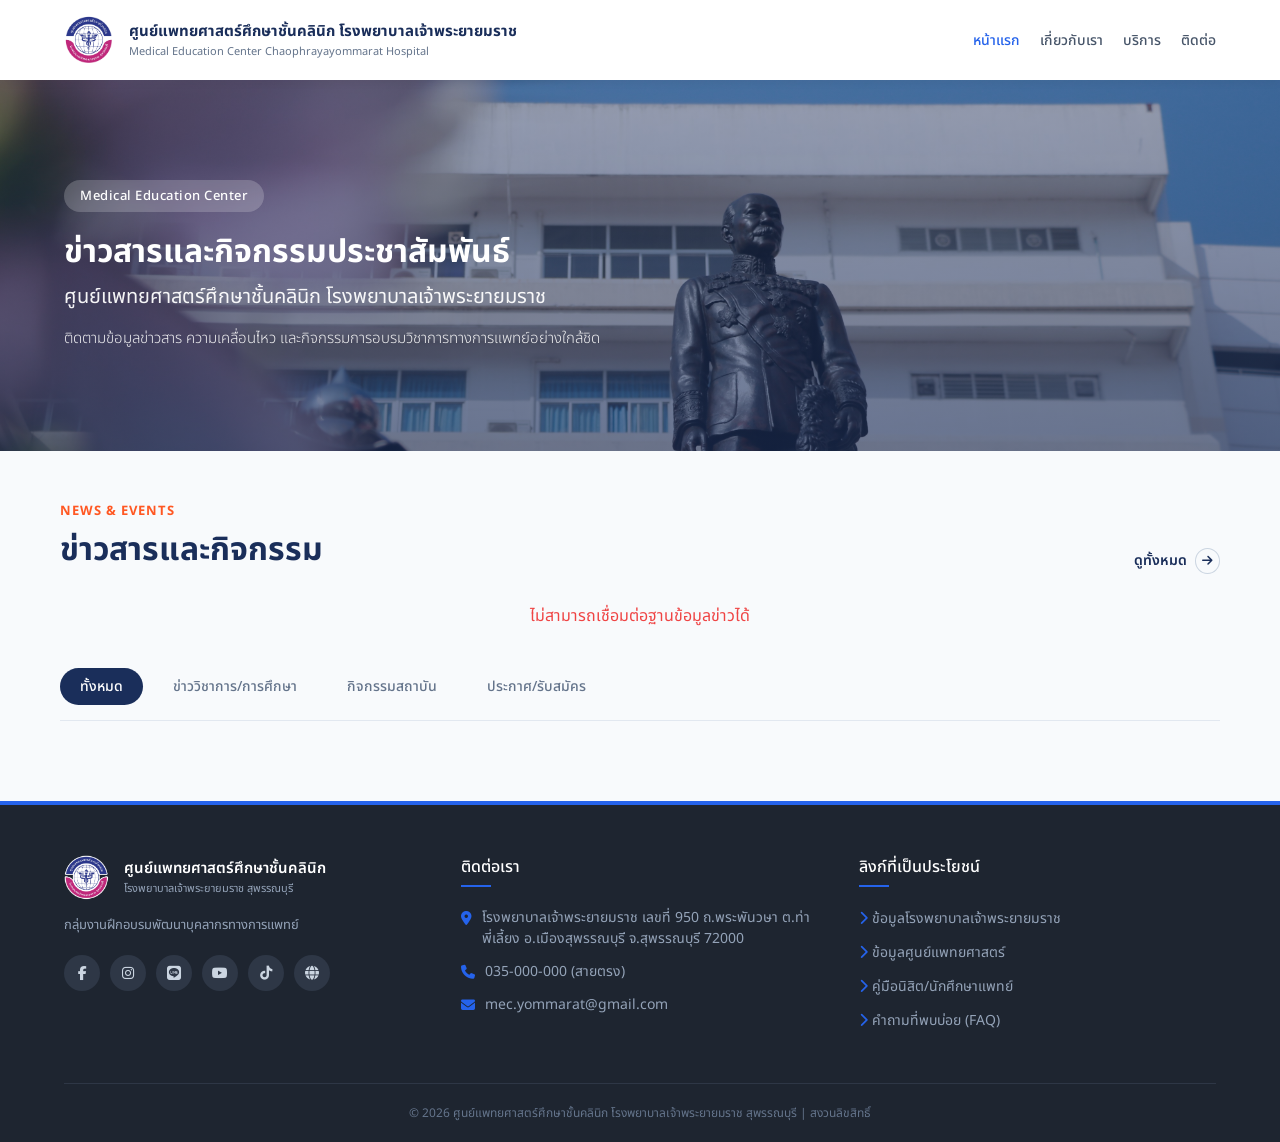
<file: index.html>
<!DOCTYPE html>
<html lang="th">
<head>
    <meta charset="UTF-8">
    <meta name="viewport" content="width=device-width, initial-scale=1.0">
    <title>ข่าวสารและกิจกรรม - ศูนย์แพทยศาสตร์ศึกษาชั้นคลินิก</title>
    
    <!-- ฟอนต์ Noto Sans Thai และ Font Awesome -->
    <link rel="preconnect" href="https://fonts.googleapis.com">
    <link href="https://fonts.googleapis.com/css2?family=Noto+Sans+Thai:wght@300;400;500;600;700&display=swap" rel="stylesheet">
    <link rel="stylesheet" href="https://cdnjs.cloudflare.com/ajax/libs/font-awesome/6.4.0/css/all.min.css">
    
    <style>
        * {
            box-sizing: border-box;
            margin: 0;
            padding: 0;
        }

        body {
            font-family: 'Noto Sans Thai', sans-serif;
            background-color: #f8fafc;
            color: #1e293b;
            display: flex;
            flex-direction: column;
            min-height: 100vh;
            overflow-x: hidden;
        }

        /* --- Navbar Styles --- */
        .navbar {
            background-color: #ffffff;
            box-shadow: 0 2px 10px rgba(0,0,0,0.05);
            padding: 15px 5%;
            display: flex;
            justify-content: space-between;
            align-items: center;
            position: sticky;
            top: 0;
            z-index: 1000;
        }
        .logo-box {
            display: flex;
            align-items: center;
            gap: 15px;
        }
        .logo-box img {
            height: 50px;
            width: auto;
        }
        .logo-box h3 {
            font-size: 15px;
            color: #1a2e5a;
            font-weight: 700;
            margin: 0;
        }
        .logo-box p {
            font-size: 11px;
            color: #64748b;
            margin: 0;
        }
        .navbar ul {
            display: flex;
            list-style: none;
            gap: 20px;
        }
        .navbar a {
            color: #475569;
            text-decoration: none;
            font-size: 14px;
            font-weight: 500;
            transition: color 0.2s;
        }
        .navbar a:hover, .navbar a.active {
            color: #2563eb;
        }

        /* --- Hero Section Styles --- */
        .hero {
            background: linear-gradient(rgba(26, 46, 90, 0.45), rgba(26, 46, 90, 0.65)), url('IMG_5598.JPG') no-repeat center center/cover;
            padding: 100px 5%;
            color: #ffffff;
            position: relative;
            text-align: left;
            display: flex;
            justify-content: flex-start;
            align-items: center;
        }

        .hero-content {
            max-width: 800px;
            width: 100%;
        }

        .hero-tag {
            background: rgba(255, 255, 255, 0.2);
            padding: 6px 16px;
            border-radius: 20px;
            font-size: 13px;
            font-weight: 500;
            letter-spacing: 0.5px;
            display: inline-block;
            margin-bottom: 20px;
            backdrop-filter: blur(4px);
        }

        .hero h1 {
            font-size: 32px;
            font-weight: 700;
            margin-bottom: 8px;
            line-height: 1.3;
        }

        .hero h2 {
            font-size: 20px;
            font-weight: 400;
            margin-bottom: 15px;
            opacity: 0.95;
        }

        .hero p {
            font-size: 15px;
            font-weight: 300;
            line-height: 1.6;
            opacity: 0.9;
        }

        /* --- Main News Section --- */
        .news-section {
            max-width: 1200px;
            width: 100%;
            margin: 0 auto;
            padding: 50px 20px;
            flex: 1;
        }

        .news-header {
            display: flex;
            justify-content: space-between;
            align-items: flex-end;
            margin-bottom: 30px;
        }
        .news-header-title .tag {
            color: #ff5722;
            font-size: 13px;
            font-weight: 700;
            letter-spacing: 1px;
            text-transform: uppercase;
            display: block;
            margin-bottom: 5px;
        }
        .news-header-title h2 {
            font-size: 32px;
            color: #1a2e5a;
            font-weight: 700;
        }
        .view-all-btn {
            display: inline-flex;
            align-items: center;
            gap: 8px;
            color: #1a2e5a;
            text-decoration: none;
            font-size: 14px;
            font-weight: 600;
            transition: color 0.2s;
            cursor: pointer;
        }
        .view-all-btn i {
            font-size: 12px;
            border: 1px solid #cbd5e1;
            padding: 6px;
            border-radius: 50%;
            transition: all 0.2s;
        }
        .view-all-btn:hover {
            color: #2563eb;
        }
        .view-all-btn:hover i {
            border-color: #2563eb;
            background-color: #eff6ff;
        }

        /* Layout ตารางข่าวหน้าหลัก */
        .news-featured-grid {
            display: grid;
            grid-template-columns: 1.6fr 1fr;
            gap: 25px;
            margin-bottom: 40px;
        }

        .featured-large {
            background: #f1f5f9;
            border-radius: 16px;
            overflow: hidden;
            display: flex;
            text-decoration: none;
            color: inherit;
            transition: transform 0.2s, box-shadow 0.2s;
            cursor: pointer;
        }
        .featured-large:hover {
            transform: translateY(-3px);
            box-shadow: 0 10px 25px rgba(0,0,0,0.06);
        }
        .featured-large .img-box {
            width: 50%;
            min-height: 280px;
            background-color: #e2e8f0;
            overflow: hidden;
        }
        .featured-large .img-box img {
            width: 100%;
            height: 100%;
            object-fit: cover;
            display: block;
        }
        .featured-large .content-box {
            width: 50%;
            padding: 30px;
            display: flex;
            flex-direction: column;
            justify-content: space-between;
        }
        .featured-large h3 {
            font-size: 18px;
            color: #1a2e5a;
            line-height: 1.5;
            font-weight: 700;
        }
        .read-more {
            color: #1a2e5a;
            font-size: 14px;
            font-weight: 700;
            display: flex;
            align-items: center;
            gap: 6px;
            margin-top: 20px;
        }

        .featured-side-list {
            display: flex;
            flex-direction: column;
            gap: 20px;
        }
        .side-card {
            background: #f1f5f9;
            border-radius: 16px;
            padding: 15px;
            display: flex;
            gap: 15px;
            text-decoration: none;
            color: inherit;
            align-items: center;
            transition: transform 0.2s, box-shadow 0.2s;
            cursor: pointer;
        }
        .side-card:hover {
            transform: translateY(-3px);
            box-shadow: 0 8px 20px rgba(0,0,0,0.05);
        }
        .side-card .img-box {
            width: 120px;
            height: 100px;
            border-radius: 10px;
            overflow: hidden;
            flex-shrink: 0;
            background-color: #cbd5e1;
        }
        .side-card .img-box img {
            width: 100%;
            height: 100%;
            object-fit: cover;
            display: block;
        }
        .side-card .content-box {
            flex: 1;
            display: flex;
            flex-direction: column;
            justify-content: space-between;
            height: 100%;
        }
        .side-card h4 {
            font-size: 14px;
            color: #1a2e5a;
            line-height: 1.5;
            font-weight: 700;
        }

        /* --- หมวดหมู่ข่าวและข่าวทั่วไป --- */
        .category-tabs {
            display: flex;
            gap: 10px;
            margin-bottom: 30px;
            border-bottom: 1px solid #e2e8f0;
            padding-bottom: 15px;
            overflow-x: auto;
            -webkit-overflow-scrolling: touch;
            white-space: nowrap;
        }
        .category-tabs::-webkit-scrollbar {
            display: none;
        }
        .tab-btn {
            background: none;
            border: none;
            padding: 8px 20px;
            border-radius: 20px;
            font-size: 14px;
            font-weight: 500;
            color: #64748b;
            cursor: pointer;
            font-family: 'Noto Sans Thai', sans-serif;
            transition: all 0.2s;
            flex-shrink: 0;
        }
        .tab-btn.active, .tab-btn:hover {
            background-color: #1a2e5a;
            color: #ffffff;
        }

        .news-grid {
            display: grid;
            grid-template-columns: repeat(auto-fit, minmax(300px, 1fr));
            gap: 25px;
        }
        .news-card {
            background: #ffffff;
            border-radius: 12px;
            overflow: hidden;
            box-shadow: 0 4px 15px rgba(0,0,0,0.03);
            border: 1px solid #e2e8f0;
            text-decoration: none;
            color: inherit;
            display: flex;
            flex-direction: column;
            transition: transform 0.2s, box-shadow 0.2s;
            cursor: pointer;
        }
        .news-card:hover {
            transform: translateY(-5px);
            box-shadow: 0 10px 20px rgba(0,0,0,0.06);
        }
        .news-card .card-img {
            height: 180px;
            background-color: #cbd5e1;
            overflow: hidden;
        }
        .news-card .card-img img {
            width: 100%;
            height: 100%;
            object-fit: cover;
            display: block;
        }
        .news-card .card-body {
            padding: 20px;
            flex: 1;
            display: flex;
            flex-direction: column;
            justify-content: space-between;
        }
        .news-card .date {
            font-size: 12px;
            color: #94a3b8;
            margin-bottom: 8px;
        }
        .news-card h3 {
            font-size: 16px;
            color: #1a2e5a;
            line-height: 1.5;
            font-weight: 600;
            margin-bottom: 15px;
        }

        /* --- Footer Styles --- */
        .footer {
            background-color: #1e2530;
            color: #94a3b8;
            padding: 50px 5% 20px 5%;
            font-size: 14px;
            border-top: 4px solid #2563eb;
            margin-top: auto;
        }
        .footer-container {
            display: flex;
            justify-content: space-between;
            flex-wrap: wrap;
            gap: 40px;
            max-width: 1200px;
            margin: 0 auto 40px auto;
        }
        .footer-col {
            flex: 1;
            min-width: 280px;
        }
        .footer-logo {
            display: flex;
            align-items: center;
            gap: 15px;
            margin-bottom: 15px;
        }
        .footer-logo img {
            height: 45px;
        }
        .footer-logo h4 {
            color: #ffffff;
            font-size: 15px;
            margin: 0;
            font-weight: 600;
        }
        .footer-logo p {
            font-size: 11px;
            margin: 0;
        }
        .footer-desc {
            font-size: 13px;
            margin-bottom: 20px;
            line-height: 1.6;
        }
        .footer-social {
            display: flex;
            gap: 10px;
        }
        .footer-social a {
            background: #2e3746;
            color: #cbd5e1;
            width: 36px;
            height: 36px;
            border-radius: 50%;
            display: flex;
            align-items: center;
            justify-content: center;
            text-decoration: none;
            transition: background 0.2s, color 0.2s;
        }
        .footer-social a:hover {
            background: #2563eb;
            color: #fff;
        }
        .footer-col h3 {
            color: #ffffff;
            font-size: 16px;
            margin-bottom: 20px;
            font-weight: 500;
            position: relative;
            padding-bottom: 8px;
        }
        .footer-col h3::after {
            content: '';
            position: absolute;
            left: 0;
            bottom: 0;
            width: 30px;
            height: 2px;
            background-color: #2563eb;
        }
        .footer-col ul {
            list-style: none;
        }
        .footer-col ul li {
            margin-bottom: 12px;
            display: flex;
            align-items: flex-start;
            gap: 10px;
            line-height: 1.5;
        }
        .footer-col ul li i {
            color: #2563eb;
            margin-top: 4px;
        }
        .footer-links a {
            color: #94a3b8;
            text-decoration: none;
            transition: color 0.2s;
        }
        .footer-links a:hover {
            color: #ffffff;
        }
        .footer-bottom {
            text-align: center;
            padding-top: 20px;
            border-top: 1px solid #2e3746;
            font-size: 12px;
            color: #64748b;
        }

        /* 📱 Responsive สำหรับสมาร์ตโฟน */
        @media (max-width: 768px) {
            .navbar {
                flex-direction: column;
                gap: 15px;
                padding: 15px 20px;
            }
            .logo-box {
                flex-direction: row;
                text-align: left;
            }
            .logo-box h3 {
                font-size: 13px;
            }
            .logo-box p {
                font-size: 10px;
            }
            .navbar ul {
                gap: 12px;
                flex-wrap: wrap;
                justify-content: center;
                width: 100%;
            }
            .navbar a {
                font-size: 13px;
            }

            .hero {
                padding: 60px 20px;
            }
            .hero h1 {
                font-size: 24px;
            }
            .hero h2 {
                font-size: 16px;
            }
            .hero p {
                font-size: 14px;
            }

            .news-section {
                padding: 30px 15px;
            }
            .news-header-title h2 {
                font-size: 24px;
            }

            /* แปลงตารางข่าวหลักเป็นแถวเดียวในจอมือถือ */
            .news-featured-grid {
                grid-template-columns: 1fr;
                gap: 20px;
            }
            .featured-large {
                flex-direction: column;
            }
            .featured-large .img-box {
                width: 100%;
                min-height: 200px;
                height: 200px;
            }
            .featured-large .content-box {
                width: 100%;
                padding: 20px;
            }
            .featured-large h3 {
                font-size: 16px;
            }

            .side-card {
                padding: 12px;
            }
            .side-card .img-box {
                width: 95px;
                height: 80px;
            }
            .side-card h4 {
                font-size: 13px;
            }

            .news-grid {
                grid-template-columns: 1fr;
                gap: 20px;
            }

            .footer-container {
                flex-direction: column;
                gap: 30px;
            }
            .footer-col {
                min-width: 100%;
            }
        }
    </style>
</head>
<body>

    <!-- Navbar -->
    <nav class="navbar">
        <div class="logo-box">
            <img src="logo_mec.png" alt="MEC Logo">
            <div>
                <h3>ศูนย์แพทยศาสตร์ศึกษาชั้นคลินิก โรงพยาบาลเจ้าพระยายมราช</h3>
                <p>Medical Education Center Chaophrayayommarat Hospital</p>
            </div>
        </div>
        <ul>
            <li><a href="index.html" class="active">หน้าแรก</a></li>
            <li><a href="about.html">เกี่ยวกับเรา</a></li>
            <li><a href="service.html">บริการ</a></li>
            <li><a href="#">ติดต่อ</a></li>
        </ul>
    </nav>

    <!-- Hero Banner -->
    <section class="hero">
        <div class="hero-content">
            <span class="hero-tag">Medical Education Center</span>
            <h1>ข่าวสารและกิจกรรมประชาสัมพันธ์</h1>
            <h2>ศูนย์แพทยศาสตร์ศึกษาชั้นคลินิก โรงพยาบาลเจ้าพระยายมราช</h2>
            <p>ติดตามข้อมูลข่าวสาร ความเคลื่อนไหว และกิจกรรมการอบรมวิชาการทางการแพทย์อย่างใกล้ชิด</p>
        </div>
    </section>

    <!-- Main News Container -->
    <main class="news-section">
        
        <!-- Header ข่าวสารและกิจกรรม -->
        <div class="news-header">
            <div class="news-header-title">
                <span class="tag">News & Events</span>
                <h2>ข่าวสารและกิจกรรม</h2>
            </div>
            <a href="javascript:void(0)" onclick="filterNews('ทั้งหมด', document.querySelector('.tab-btn'))" class="view-all-btn">ดูทั้งหมด <i class="fa-solid fa-arrow-right"></i></a>
        </div>

        <!-- Featured News Grid (จะถูกโหลดอัตโนมัติจากชีต) -->
        <div class="news-featured-grid" id="featuredGrid">
            <div style="padding: 30px; text-align: center; color: #64748b; grid-column: 1 / -1;">
                กำลังโหลดข้อมูลข่าวสาร...
            </div>
        </div>

        <!-- แท็บหมวดหมู่ข่าว -->
        <div class="category-tabs">
            <button class="tab-btn active" onclick="filterNews('ทั้งหมด', this)">ทั้งหมด</button>
            <button class="tab-btn" onclick="filterNews('ข่าววิชาการ/การศึกษา', this)">ข่าววิชาการ/การศึกษา</button>
            <button class="tab-btn" onclick="filterNews('กิจกรรมสถาบัน', this)">กิจกรรมสถาบัน</button>
            <button class="tab-btn" onclick="filterNews('ประกาศ/รับสมัคร', this)">ประกาศ/รับสมัคร</button>
        </div>

        <!-- รายการข่าวทั่วไปด้านล่าง -->
        <div class="news-grid" id="normalGrid"></div>

    </main>

    <!-- Footer -->
    <footer class="footer">
        <div class="footer-container">
            <div class="footer-col footer-about">
                <div class="footer-logo">
                    <img src="logo_mec.png" alt="MEC Logo">
                    <div>
                        <h4>ศูนย์แพทยศาสตร์ศึกษาชั้นคลินิก</h4>
                        <p>โรงพยาบาลเจ้าพระยายมราช สุพรรณบุรี</p>
                    </div>
                </div>
                <p class="footer-desc">กลุ่มงานฝึกอบรมพัฒนาบุคลากรทางการแพทย์</p>
                <div class="footer-social">
                    <a href="https://www.facebook.com/MEC.YRH/" target="_blank" title="Facebook"><i class="fa-brands fa-facebook-f"></i></a>
                    <a href="#" title="Instagram"><i class="fa-brands fa-instagram"></i></a>
                    <a href="#" title="Line"><i class="fa-brands fa-line"></i></a>
                    <a href="#" title="YouTube"><i class="fa-brands fa-youtube"></i></a>
                    <a href="#" title="TikTok"><i class="fa-brands fa-tiktok"></i></a>
                    <a href="#" title="Website"><i class="fa-solid fa-globe"></i></a>
                </div>
            </div>

            <div class="footer-col footer-contact">
                <h3>ติดต่อเรา</h3>
                <ul>
                    <li>
                        <i class="fa-solid fa-location-dot"></i>
                        <span>โรงพยาบาลเจ้าพระยายมราช เลขที่ 950 ถ.พระพันวษา ต.ท่าพี่เลี้ยง อ.เมืองสุพรรณบุรี จ.สุพรรณบุรี 72000</span>
                    </li>
                    <li>
                        <i class="fa-solid fa-phone"></i>
                        <span>035-000-000 (สายตรง)</span>
                    </li>
                    <li>
                        <i class="fa-solid fa-envelope"></i>
                        <span>mec.yommarat@gmail.com</span>
                    </li>
                </ul>
            </div>

            <div class="footer-col footer-links">
                <h3>ลิงก์ที่เป็นประโยชน์</h3>
                <ul class="footer-links">
                    <li><a href="#"><i class="fa-solid fa-chevron-right"></i> ข้อมูลโรงพยาบาลเจ้าพระยายมราช</a></li>
                    <li><a href="#"><i class="fa-solid fa-chevron-right"></i> ข้อมูลศูนย์แพทยศาสตร์</a></li>
                    <li><a href="#"><i class="fa-solid fa-chevron-right"></i> คู่มือนิสิต/นักศึกษาแพทย์</a></li>
                    <li><a href="#"><i class="fa-solid fa-chevron-right"></i> คำถามที่พบบ่อย (FAQ)</a></li>
                </ul>
            </div>
        </div>

        <div class="footer-bottom">
            <p>© 2026 ศูนย์แพทยศาสตร์ศึกษาชั้นคลินิก โรงพยาบาลเจ้าพระยายมราช สุพรรณบุรี | สงวนลิขสิทธิ์</p>
        </div>
    </footer>

    <!-- Script สำหรับดึงข้อมูลจาก Google Sheets Web App -->
    <script>
        // Web App URL ของคุณ Time
        const SHEET_API_URL = 'https://script.google.com/macros/s/AKfycbya5OmIKF68Ywob89ulO-SYKGS5Fbjq3ArDFdnAfXOpmjdQEBOp7PGlJoVsZGaD7UyBwg/exec';

        let currentNewsData = [];

        async function loadNews() {
            try {
                const res = await fetch(SHEET_API_URL);
                currentNewsData = await res.json();
                
                if (currentNewsData && currentNewsData.length > 0) {
                    renderFeatured(currentNewsData);
                    renderGrid(currentNewsData);
                }
            } catch (err) {
                console.error("ดึงข้อมูลจาก Google Sheets ไม่สำเร็จ:", err);
                document.getElementById('featuredGrid').innerHTML = '<p style="color:#ef4444; grid-column:1/-1; text-align:center;">ไม่สามารถเชื่อมต่อฐานข้อมูลข่าวได้</p>';
            }
        }

        function renderFeatured(newsList) {
            const container = document.getElementById('featuredGrid');
            const main = newsList.find(n => n.type === 'featured_main') || newsList[0];
            const sideList = newsList.filter(n => n.type === 'featured_side').slice(0, 2);

            if (!main) return;

            let sideHtml = '';
            sideList.forEach(item => {
                sideHtml += `
                    <a href="${item.link_url || '#'}" class="side-card">
                        <div class="img-box">
                            <img src="${item.image_url}" alt="${item.title}" onerror="this.src='news-thumb1.jpg'">
                        </div>
                        <div class="content-box">
                            <h4>${item.title}</h4>
                            <div class="read-more" style="font-size: 13px;">อ่านต่อ <i class="fa-solid fa-arrow-right"></i></div>
                        </div>
                    </a>
                `;
            });

            container.innerHTML = `
                <a href="${main.link_url || '#'}" class="featured-large">
                    <div class="img-box">
                        <img src="${main.image_url}" alt="${main.title}" onerror="this.src='news-highlight.jpg'">
                    </div>
                    <div class="content-box">
                        <h3>${main.title}</h3>
                        <div class="read-more">อ่านต่อ <i class="fa-solid fa-arrow-right"></i></div>
                    </div>
                </a>
                <div class="featured-side-list">
                    ${sideHtml}
                </div>
            `;
        }

        function renderGrid(newsList) {
            const container = document.getElementById('normalGrid');
            const normalList = newsList.filter(n => n.type === 'normal');

            if (normalList.length === 0) {
                container.innerHTML = '<p style="color:#94a3b8; grid-column: 1 / -1; text-align: center; padding: 20px;">ยังไม่มีรายการข่าวในหมวดนี้</p>';
                return;
            }

            container.innerHTML = '';
            normalList.forEach(item => {
                container.innerHTML += `
                    <a href="${item.link_url || '#'}" class="news-card">
                        <div class="card-img">
                            <img src="${item.image_url}" alt="${item.title}" onerror="this.src='news-1.jpg'">
                        </div>
                        <div class="card-body">
                            <div>
                                <div class="date"><i class="fa-regular fa-calendar" style="margin-right: 5px;"></i> ${item.date}</div>
                                <h3>${item.title}</h3>
                            </div>
                            <div class="read-more" style="font-size: 13px;">อ่านรายละเอียด <i class="fa-solid fa-arrow-right"></i></div>
                        </div>
                    </a>
                `;
            });
        }

        function filterNews(cat, btn) {
            document.querySelectorAll('.tab-btn').forEach(b => b.classList.remove('active'));
            if (btn) btn.classList.add('active');

            if (currentNewsData.length === 0) return;

            if (cat === 'ทั้งหมด') {
                renderGrid(currentNewsData);
            } else {
                const filtered = currentNewsData.filter(n => n.category === cat && n.type === 'normal');
                renderGrid(filtered);
            }
        }

        window.addEventListener('DOMContentLoaded', loadNews);
    </script>
</body>
</html>
</file>
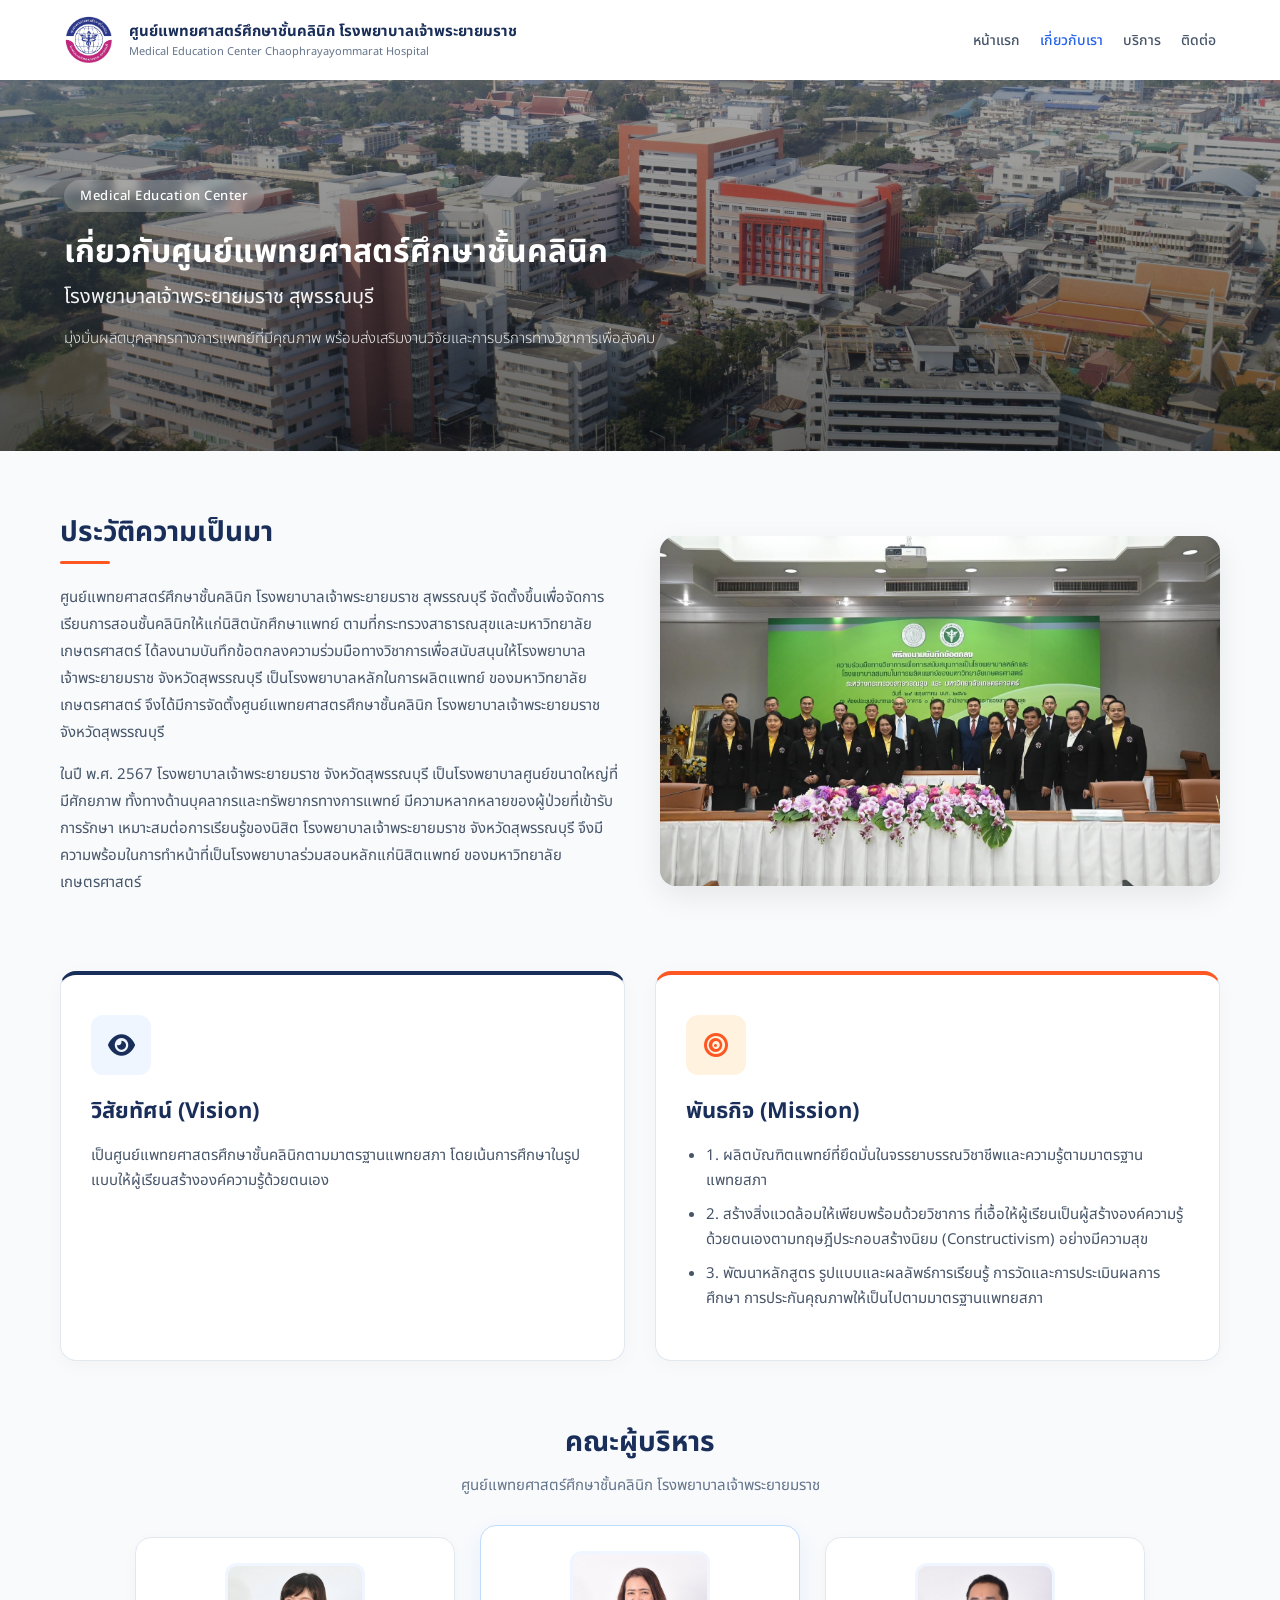
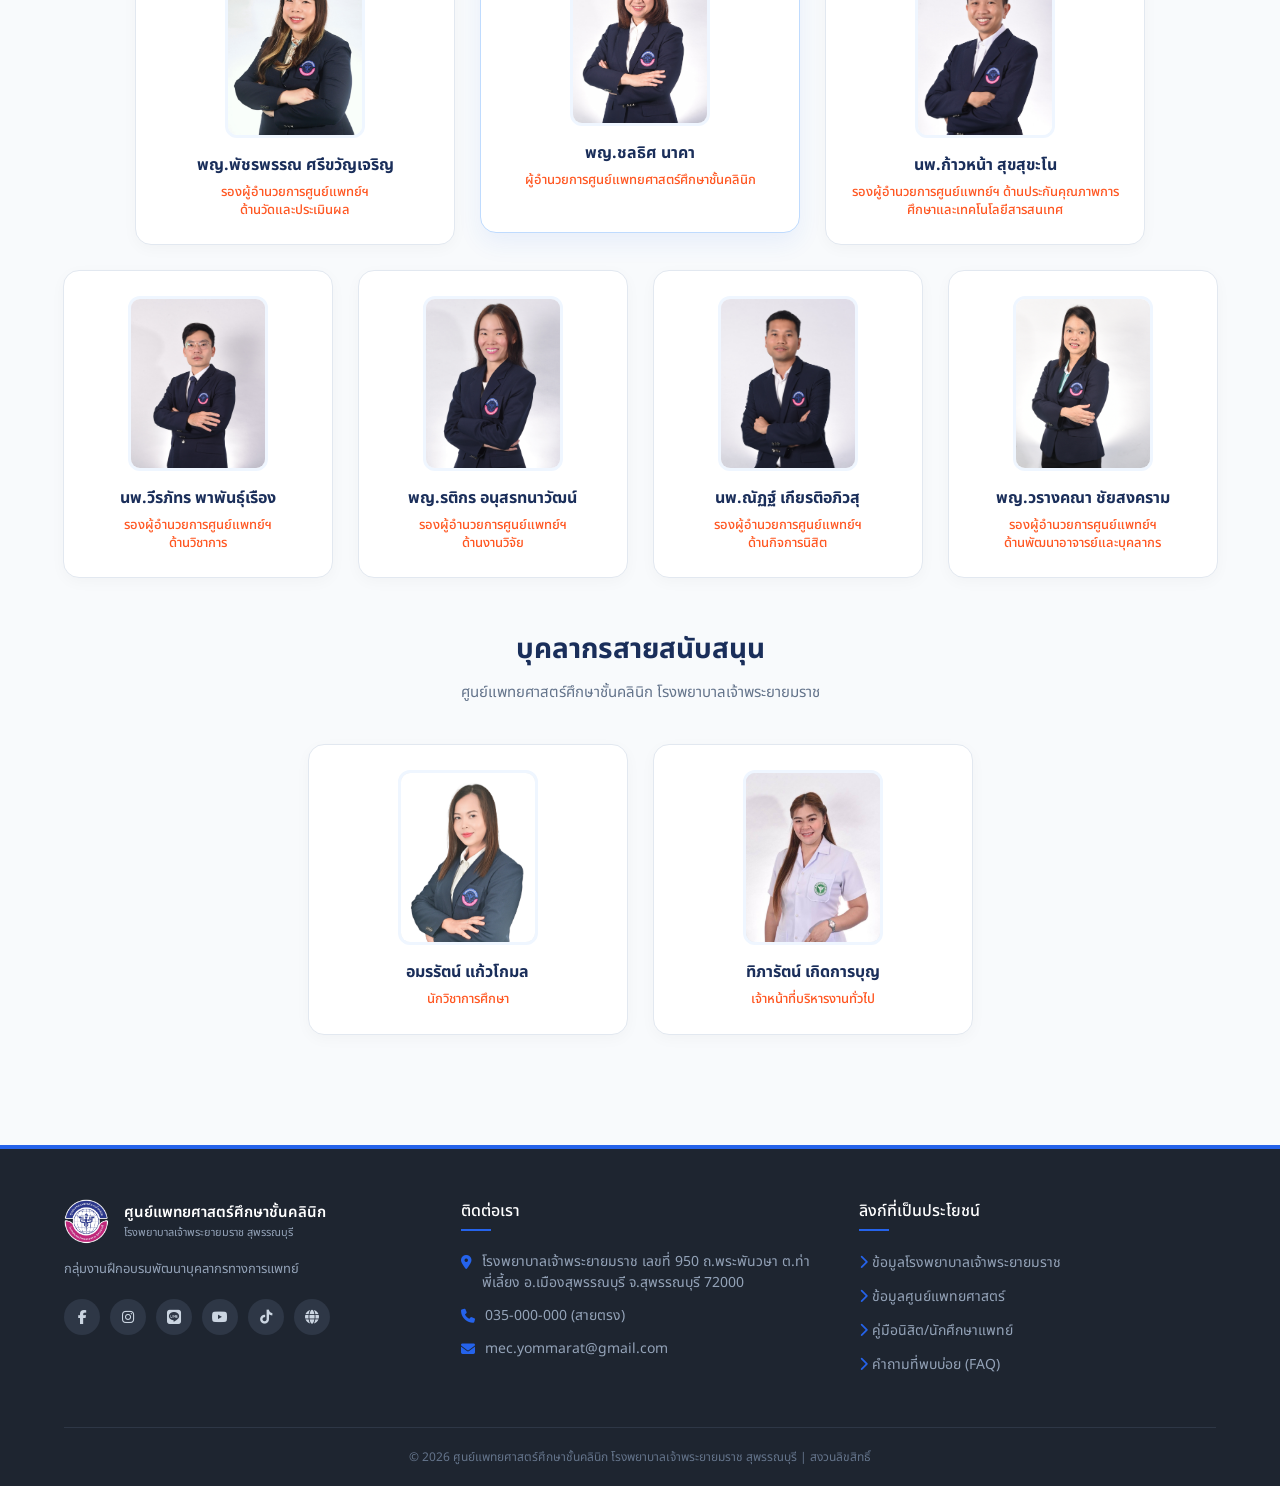
<file: about.html>
<!DOCTYPE html>
<html lang="th">
<head>
    <meta charset="UTF-8">
    <meta name="viewport" content="width=device-width, initial-scale=1.0">
    <title>เกี่ยวกับเรา - ศูนย์แพทยศาสตร์ศึกษาชั้นคลินิก</title>
    
    <!-- ฟอนต์ Noto Sans Thai และ Font Awesome -->
    <link rel="preconnect" href="https://fonts.googleapis.com">
    <link href="https://fonts.googleapis.com/css2?family=Noto+Sans+Thai:wght@300;400;500;600;700&display=swap" rel="stylesheet">
    <link rel="stylesheet" href="https://cdnjs.cloudflare.com/ajax/libs/font-awesome/6.4.0/css/all.min.css">
    
    <style>
        * {
            box-sizing: border-box;
            margin: 0;
            padding: 0;
        }

        body {
            font-family: 'Noto Sans Thai', sans-serif;
            background-color: #f8fafc;
            color: #1e293b;
            display: flex;
            flex-direction: column;
            min-height: 100vh;
        }

        /* --- Navbar Styles --- */
        .navbar {
            background-color: #ffffff;
            box-shadow: 0 2px 10px rgba(0,0,0,0.05);
            padding: 15px 5%;
            display: flex;
            justify-content: space-between;
            align-items: center;
            position: sticky;
            top: 0;
            z-index: 1000;
        }
        .logo-box {
            display: flex;
            align-items: center;
            gap: 15px;
        }
        .logo-box img {
            height: 50px;
            width: auto;
        }
        .logo-box h3 {
            font-size: 15px;
            color: #1a2e5a;
            font-weight: 700;
            margin: 0;
        }
        .logo-box p {
            font-size: 11px;
            color: #64748b;
            margin: 0;
        }
        .navbar ul {
            display: flex;
            list-style: none;
            gap: 20px;
        }
        .navbar a {
            color: #475569;
            text-decoration: none;
            font-size: 14px;
            font-weight: 500;
            transition: color 0.2s;
        }
        .navbar a:hover, .navbar a.active {
            color: #2563eb;
        }

        /* --- Hero Section Styles --- */
        .hero {
            background: linear-gradient(rgba(0, 0, 0, 0.3),rgba(0, 0, 0, 0.6)), url('bg-hero.JPG') no-repeat center center/cover;
            padding: 100px 5%;
            color: #ffffff;
            position: relative;
            text-align: left;
            display: flex;
            justify-content: flex-start;
            align-items: center;
        }
        .hero-content {
            max-width: 800px;
            width: 100%;
        }
        .hero-tag {
            background: rgba(255, 255, 255, 0.2);
            padding: 6px 16px;
            border-radius: 20px;
            font-size: 13px;
            font-weight: 500;
            letter-spacing: 0.5px;
            display: inline-block;
            margin-bottom: 20px;
            backdrop-filter: blur(4px);
        }
        .hero h1 {
            font-size: 32px;
            font-weight: 700;
            margin-bottom: 8px;
            line-height: 1.3;
        }
        .hero h2 {
            font-size: 20px;
            font-weight: 400;
            margin-bottom: 15px;
            opacity: 0.95;
        }
        .hero p {
            font-size: 15px;
            font-weight: 300;
            line-height: 1.6;
            opacity: 0.9;
        }

        /* --- About Main Section --- */
        .about-section {
            max-width: 1200px;
            width: 100%;
            margin: 0 auto;
            padding: 60px 20px;
            flex: 1;
        }

        /* ประวัติความเป็นมา */
        .history-grid {
            display: grid;
            grid-template-columns: 1fr 1fr;
            gap: 40px;
            align-items: center;
            margin-bottom: 60px;
        }
        .history-text h2 {
            font-size: 28px;
            color: #1a2e5a;
            font-weight: 700;
            margin-bottom: 20px;
            position: relative;
            padding-bottom: 10px;
        }
        .history-text h2::after {
            content: '';
            position: absolute;
            left: 0;
            bottom: 0;
            width: 50px;
            height: 3px;
            background-color: #ff5722;
            border-radius: 2px;
        }
        .history-text p {
            font-size: 15px;
            color: #475569;
            line-height: 1.8;
            margin-bottom: 15px;
        }
        .history-img {
            border-radius: 16px;
            overflow: hidden;
            box-shadow: 0 10px 30px rgba(0,0,0,0.08);
            height: 350px;
            background-color: #cbd5e1;
        }
        .history-img img {
            width: 100%;
            height: 100%;
            object-fit: cover;
        }

        /* วิสัยทัศน์ & พันธกิจ (Vision & Mission) */
        .vm-grid {
            display: grid;
            grid-template-columns: 1fr 1fr;
            gap: 30px;
            margin-bottom: 60px;
        }
        .vm-card {
            background: #ffffff;
            padding: 40px 30px;
            border-radius: 16px;
            box-shadow: 0 4px 20px rgba(0,0,0,0.03);
            border: 1px solid #e2e8f0;
            border-top: 4px solid #1a2e5a;
            transition: transform 0.2s;
        }
        .vm-card:hover {
            transform: translateY(-5px);
        }
        .vm-card.mission {
            border-top-color: #ff5722;
        }
        .vm-icon {
            width: 60px;
            height: 60px;
            border-radius: 12px;
            background: #eff6ff;
            color: #1a2e5a;
            display: flex;
            align-items: center;
            justify-content: center;
            font-size: 24px;
            margin-bottom: 20px;
        }
        .vm-card.mission .vm-icon {
            background: #fff3e0;
            color: #ff5722;
        }
        .vm-card h3 {
            font-size: 22px;
            color: #1a2e5a;
            font-weight: 700;
            margin-bottom: 15px;
        }
        .vm-card p, .vm-card ul {
            font-size: 15px;
            color: #475569;
            line-height: 1.7;
        }
        .vm-card ul {
            padding-left: 20px;
        }
        .vm-card ul li {
            margin-bottom: 8px;
        }

        /* ผู้บริหารองค์กร & บุคลากร (Executive & Support Team) */
        .exec-section {
            text-align: center;
            margin-bottom: 50px;
        }
        .exec-section h2 {
            font-size: 28px;
            color: #1a2e5a;
            font-weight: 700;
            margin-bottom: 10px;
        }
        .exec-subtitle {
            font-size: 15px;
            color: #64748b;
            margin-bottom: 40px;
        }

        /* Layout แถวผู้บริหาร */
        .exec-row {
            display: flex;
            justify-content: center;
            gap: 25px;
            margin-bottom: 25px;
            flex-wrap: wrap;
        }

        .exec-card {
            background: #ffffff;
            border-radius: 16px;
            padding: 25px 15px;
            box-shadow: 0 4px 15px rgba(0,0,0,0.03);
            border: 1px solid #e2e8f0;
            transition: transform 0.2s, box-shadow 0.2s;
            display: flex;
            flex-direction: column;
            align-items: center;
        }
        
        .exec-card.row-3 {
            width: calc(33.33% - 20px);
            min-width: 250px;
            max-width: 320px;
        }

        .exec-card.row-4 {
            width: calc(25% - 20px);
            min-width: 230px;
            max-width: 270px;
        }

        .exec-card.row-2 {
            width: calc(33.33% - 20px);
            min-width: 250px;
            max-width: 320px;
        }

        .exec-card:hover {
            transform: translateY(-5px);
        }

        /* การจัดลำดับและความเด่นของ ผอ. บนคอมพิวเตอร์ */
        .exec-card.order-first {
            order: 1;
        }

        .exec-card.leader-card {
            order: 2;
            transform: translateY(-12px); /* ลอยสูงขึ้นกว่า 2 คนข้างๆ */
            border-color: #bfdbfe;
            box-shadow: 0 10px 25px rgba(37, 99, 235, 0.08);
        }

        .exec-card.leader-card:hover {
            transform: translateY(-17px);
        }

        .exec-card.order-last {
            order: 3;
        }

        .exec-avatar {
            width: 140px;
            height: 175px;
            border-radius: 12px;
            margin: 0 auto 15px auto;
            overflow: hidden;
            background-color: #e2e8f0;
            border: 3px solid #eff6ff;
        }
        .exec-avatar img {
            width: 100%;
            height: 100%;
            object-fit: cover;
        }
        .exec-card h4 {
            font-size: 16px;
            color: #1a2e5a;
            font-weight: 700;
            margin-bottom: 6px;
        }
        .exec-card p {
            font-size: 13px;
            color: #ff5722;
            font-weight: 500;
            line-height: 1.4;
        }

        /* --- Footer Styles --- */
        .footer {
            background-color: #1e2530;
            color: #94a3b8;
            padding: 50px 5% 20px 5%;
            font-size: 14px;
            border-top: 4px solid #2563eb;
            margin-top: auto;
        }
        .footer-container {
            display: flex;
            justify-content: space-between;
            flex-wrap: wrap;
            gap: 40px;
            max-width: 1200px;
            margin: 0 auto 40px auto;
        }
        .footer-col {
            flex: 1;
            min-width: 280px;
        }
        .footer-logo {
            display: flex;
            align-items: center;
            gap: 15px;
            margin-bottom: 15px;
        }
        .footer-logo img {
            height: 45px;
        }
        .footer-logo h4 {
            color: #ffffff;
            font-size: 15px;
            margin: 0;
            font-weight: 600;
        }
        .footer-logo p {
            font-size: 11px;
            margin: 0;
        }
        .footer-desc {
            font-size: 13px;
            margin-bottom: 20px;
            line-height: 1.6;
        }
        .footer-social {
            display: flex;
            gap: 10px;
        }
        .footer-social a {
            background: #2e3746;
            color: #cbd5e1;
            width: 36px;
            height: 36px;
            border-radius: 50%;
            display: flex;
            align-items: center;
            justify-content: center;
            text-decoration: none;
            transition: background 0.2s, color 0.2s;
        }
        .footer-social a:hover {
            background: #2563eb;
            color: #fff;
        }
        .footer-col h3 {
            color: #ffffff;
            font-size: 16px;
            margin-bottom: 20px;
            font-weight: 500;
            position: relative;
            padding-bottom: 8px;
        }
        .footer-col h3::after {
            content: '';
            position: absolute;
            left: 0;
            bottom: 0;
            width: 30px;
            height: 2px;
            background-color: #2563eb;
        }
        .footer-col ul {
            list-style: none;
        }
        .footer-col ul li {
            margin-bottom: 12px;
            display: flex;
            align-items: flex-start;
            gap: 10px;
            line-height: 1.5;
        }
        .footer-col ul li i {
            color: #2563eb;
            margin-top: 4px;
        }
        .footer-links a {
            color: #94a3b8;
            text-decoration: none;
            transition: color 0.2s;
        }
        .footer-links a:hover {
            color: #ffffff;
        }
        .footer-bottom {
            text-align: center;
            padding-top: 20px;
            border-top: 1px solid #2e3746;
            font-size: 12px;
            color: #64748b;
        }

        /* 📱 Responsive สำหรับสมาร์ตโฟน */
        @media (max-width: 768px) {
            .navbar {
                flex-direction: column;
                gap: 15px;
                padding: 15px 20px;
            }
            .logo-box {
                flex-direction: row;
                text-align: left;
            }
            .logo-box h3 {
                font-size: 13px;
            }
            .logo-box p {
                font-size: 10px;
            }
            .navbar ul {
                gap: 12px;
                flex-wrap: wrap;
                justify-content: center;
                width: 100%;
            }
            .navbar a {
                font-size: 13px;
            }

            .hero {
                padding: 60px 20px;
            }
            .hero h1 {
                font-size: 24px;
            }
            .hero h2 {
                font-size: 16px;
            }
            .hero p {
                font-size: 14px;
            }

            .history-grid, .vm-grid {
                grid-template-columns: 1fr;
                gap: 25px;
            }
            .history-img {
                height: 220px;
            }
            .vm-card {
                padding: 25px 20px;
            }

            .exec-card.row-3, .exec-card.row-4, .exec-card.row-2 {
                width: 100%;
                max-width: 100%;
            }

            /* บนมือถือ: ให้ ผอ. ขึ้นเป็นอันดับที่ 1 */
            .exec-card.leader-card {
                order: -1 !important;
                transform: none; /* คืนตำแหน่งปกติในแนวดิ่ง */
            }
            .exec-card.order-first {
                order: 2 !important;
            }
            .exec-card.order-last {
                order: 3 !important;
            }

            .footer-container {
                flex-direction: column;
                gap: 30px;
            }
            .footer-col {
                min-width: 100%;
            }
        }
    </style>
</head>
<body>

    <!-- Navbar -->
    <nav class="navbar">
        <div class="logo-box">
            <img src="logo_mec.png" alt="MEC Logo">
            <div>
                <h3>ศูนย์แพทยศาสตร์ศึกษาชั้นคลินิก โรงพยาบาลเจ้าพระยายมราช</h3>
                <p>Medical Education Center Chaophrayayommarat Hospital</p>
            </div>
        </div>
        <ul>
            <li><a href="index.html">หน้าแรก</a></li>
            <li><a href="about.html" class="active">เกี่ยวกับเรา</a></li>
            <li><a href="service.html">บริการ</a></li>
            <li><a href="#">ติดต่อ</a></li>
        </ul>
    </nav>

    <!-- Hero Banner -->
    <section class="hero">
        <div class="hero-content">
            <span class="hero-tag">Medical Education Center</span>
            <h1>เกี่ยวกับศูนย์แพทยศาสตร์ศึกษาชั้นคลินิก</h1>
            <h2>โรงพยาบาลเจ้าพระยายมราช สุพรรณบุรี</h2>
            <p>มุ่งมั่นผลิตบุคลากรทางการแพทย์ที่มีคุณภาพ พร้อมส่งเสริมงานวิจัยและการบริการทางวิชาการเพื่อสังคม</p>
        </div>
    </section>

    <!-- About Main Section -->
    <main class="about-section">
        
        <!-- ประวัติความเป็นมา -->
        <div class="history-grid">
            <div class="history-text">
                <h2>ประวัติความเป็นมา</h2>
                <p>ศูนย์แพทยศาสตร์ศึกษาชั้นคลินิก โรงพยาบาลเจ้าพระยายมราช สุพรรณบุรี จัดตั้งขึ้นเพื่อจัดการเรียนการสอนชั้นคลินิกให้แก่นิสิตนักศึกษาแพทย์ ตามที่กระทรวงสาธารณสุขและมหาวิทยาลัยเกษตรศาสตร์ ได้ลงนามบันทึกข้อตกลงความร่วมมือทางวิชาการเพื่อสนับสนุนให้โรงพยาบาลเจ้าพระยายมราช จังหวัดสุพรรณบุรี เป็นโรงพยาบาลหลักในการผลิตแพทย์ ของมหาวิทยาลัยเกษตรศาสตร์ จึงได้มีการจัดตั้งศูนย์แพทยศาสตรศึกษาชั้นคลินิก โรงพยาบาลเจ้าพระยายมราช จังหวัดสุพรรณบุรี</p>
                <p>ในปี พ.ศ. 2567 โรงพยาบาลเจ้าพระยายมราช จังหวัดสุพรรณบุรี เป็นโรงพยาบาลศูนย์ขนาดใหญ่ที่มีศักยภาพ ทั้งทางด้านบุคลากรและทรัพยากรทางการแพทย์ มีความหลากหลายของผู้ป่วยที่เข้ารับการรักษา เหมาะสมต่อการเรียนรู้ของนิสิต โรงพยาบาลเจ้าพระยายมราช จังหวัดสุพรรณบุรี จึงมีความพร้อมในการทำหน้าที่เป็นโรงพยาบาลร่วมสอนหลักแก่นิสิตแพทย์ ของมหาวิทยาลัยเกษตรศาสตร์</p>
            </div>
            <div class="history-img">
                <img src="about-building.jpg" alt="อาคารศูนย์แพทยศาสตร์ศึกษาชั้นคลินิก">
            </div>
        </div>

        <!-- วิสัยทัศน์ และ พันธกิจ -->
        <div class="vm-grid">
            <div class="vm-card">
                <div class="vm-icon"><i class="fa-solid fa-eye"></i></div>
                <h3>วิสัยทัศน์ (Vision)</h3>
                <p>เป็นศูนย์แพทยศาสตรศึกษาชั้นคลินิกตามมาตรฐานแพทยสภา โดยเน้นการศึกษาในรูปแบบให้ผู้เรียนสร้างองค์ความรู้ด้วยตนเอง</p>
            </div>
            <div class="vm-card mission">
                <div class="vm-icon"><i class="fa-solid fa-bullseye"></i></div>
                <h3>พันธกิจ (Mission)</h3>
                <ul>
                    <li>1. ผลิตบัณฑิตแพทย์ที่ยึดมั่นในจรรยาบรรณวิชาชีพและความรู้ตามมาตรฐานแพทยสภา</li>
                    <li>2. สร้างสิ่งแวดล้อมให้เพียบพร้อมด้วยวิชาการ ที่เอื้อให้ผู้เรียนเป็นผู้สร้างองค์ความรู้ด้วยตนเองตามทฤษฎีประกอบสร้างนิยม (Constructivism) อย่างมีความสุข</li>
                    <li>3. พัฒนาหลักสูตร รูปแบบและผลลัพธ์การเรียนรู้ การวัดและการประเมินผลการศึกษา การประกันคุณภาพให้เป็นไปตามมาตรฐานแพทยสภา</li>
                </ul>
            </div>
        </div>

        <!-- ทำเนียบผู้บริหาร -->
        <section class="exec-section">
            <h2>คณะผู้บริหาร</h2>
            <p class="exec-subtitle">ศูนย์แพทยศาสตร์ศึกษาชั้นคลินิก โรงพยาบาลเจ้าพระยายมราช</p>
            
            <!-- แถวที่ 1: ผู้บริหารระดับสูง 3 ท่าน -->
            <div class="exec-row">
                <div class="exec-card row-3 order-first">
                    <div class="exec-avatar">
                        <img src="PCH.jpg" alt="พญ.พัชรพรรณ ศรีขวัญเจริญ">
                    </div>
                    <h4>พญ.พัชรพรรณ ศรีขวัญเจริญ</h4>
                    <p>รองผู้อำนวยการศูนย์แพทย์ฯ<br>ด้านวัดและประเมินผล</p>
                </div>

                <div class="exec-card row-3 leader-card">
                    <div class="exec-avatar">
                        <img src="P.JPG" alt="พญ.ชลธิศ นาคา">
                    </div>
                    <h4>พญ.ชลธิศ นาคา</h4>
                    <p>ผู้อำนวยการศูนย์แพทยศาสตร์ศึกษาชั้นคลินิก</p>
                </div>

                <div class="exec-card row-3 order-last">
                    <div class="exec-avatar">
                        <img src="K.jpg" alt="นพ.ก้าวหน้า สุขสุขะโน">
                    </div>
                    <h4>นพ.ก้าวหน้า สุขสุขะโน</h4>
                    <p>รองผู้อำนวยการศูนย์แพทย์ฯ ด้านประกันคุณภาพการศึกษาและเทคโนโลยีสารสนเทศ</p>
                </div>
            </div>

            <!-- แถวที่ 2: รองผู้อำนวยการ 4 ท่าน -->
            <div class="exec-row">
                <div class="exec-card row-4">
                    <div class="exec-avatar">
                        <img src="V.JPG" alt="นพ.วีรภัทร พาพันธุ์เรือง">
                    </div>
                    <h4>นพ.วีรภัทร พาพันธุ์เรือง</h4>
                    <p>รองผู้อำนวยการศูนย์แพทย์ฯ<br>ด้านวิชาการ</p>
                </div>

                <div class="exec-card row-4">
                    <div class="exec-avatar">
                        <img src="R.JPG" alt="พญ.รติกร อนุสรทนาวัฒน์">
                    </div>
                    <h4>พญ.รติกร อนุสรทนาวัฒน์</h4>
                    <p>รองผู้อำนวยการศูนย์แพทย์ฯ<br>ด้านงานวิจัย</p>
                </div>

                <div class="exec-card row-4">
                    <div class="exec-avatar">
                        <img src="นพ.ณัฏฐ์ เกียรติอภิวสุ.jpg" alt="นพ.ณัฏฐ์ เกียรติอภิวสุ">
                    </div>
                    <h4>นพ.ณัฏฐ์ เกียรติอภิวสุ</h4>
                    <p>รองผู้อำนวยการศูนย์แพทย์ฯ<br>ด้านกิจการนิสิต</p>
                </div>

                <div class="exec-card row-4">
                    <div class="exec-avatar">
                        <img src="VR.JPG" alt="พญ.วรางคณา ชัยสงคราม">
                    </div>
                    <h4>พญ.วรางคณา ชัยสงคราม</h4>
                    <p>รองผู้อำนวยการศูนย์แพทย์ฯ<br>ด้านพัฒนาอาจารย์และบุคลากร</p>
                </div>
            </div>
        </section>

        <!-- บุคลากรสายสนับสนุน -->
        <section class="exec-section">
            <h2>บุคลากรสายสนับสนุน</h2>
            <p class="exec-subtitle">ศูนย์แพทยศาสตร์ศึกษาชั้นคลินิก โรงพยาบาลเจ้าพระยายมราช</p>
            
            <div class="exec-row">
                <div class="exec-card row-2">
                    <div class="exec-avatar">
                        <img src="X.png" alt="บุคลากรสายสนับสนุน 1">
                    </div>
                    <h4>อมรรัตน์ แก้วโกมล</h4>
                    <p>นักวิชาการศึกษา</p>
                </div>

                <div class="exec-card row-2">
                    <div class="exec-avatar">
                        <img src="T.jpg" alt="บุคลากรสายสนับสนุน 2">
                    </div>
                    <h4>ทิภารัตน์ เกิดการบุญ</h4>
                    <p>เจ้าหน้าที่บริหารงานทั่วไป</p>
                </div>
            </div>
        </section>

    </main>

    <!-- Footer -->
    <footer class="footer">
        <div class="footer-container">
            <div class="footer-col footer-about">
                <div class="footer-logo">
                    <img src="logo_mec.png" alt="MEC Logo">
                    <div>
                        <h4>ศูนย์แพทยศาสตร์ศึกษาชั้นคลินิก</h4>
                        <p>โรงพยาบาลเจ้าพระยายมราช สุพรรณบุรี</p>
                    </div>
                </div>
                <p class="footer-desc">กลุ่มงานฝึกอบรมพัฒนาบุคลากรทางการแพทย์</p>
                <div class="footer-social">
                    <a href="https://www.facebook.com/MEC.YRH/" title="Facebook"><i class="fa-brands fa-facebook-f"></i></a>
                    <a href="#" title="Instagram"><i class="fa-brands fa-instagram"></i></a>
                    <a href="#" title="Line"><i class="fa-brands fa-line"></i></a>
                    <a href="#" title="YouTube"><i class="fa-brands fa-youtube"></i></a>
                    <a href="#" title="TikTok"><i class="fa-brands fa-tiktok"></i></a>
                    <a href="#" title="Website"><i class="fa-solid fa-globe"></i></a>
                </div>
            </div>

            <div class="footer-col footer-contact">
                <h3>ติดต่อเรา</h3>
                <ul>
                    <li>
                        <i class="fa-solid fa-location-dot"></i>
                        <span>โรงพยาบาลเจ้าพระยายมราช เลขที่ 950 ถ.พระพันวษา ต.ท่าพี่เลี้ยง อ.เมืองสุพรรณบุรี จ.สุพรรณบุรี 72000</span>
                    </li>
                    <li>
                        <i class="fa-solid fa-phone"></i>
                        <span>035-000-000 (สายตรง)</span>
                    </li>
                    <li>
                        <i class="fa-solid fa-envelope"></i>
                        <span>mec.yommarat@gmail.com</span>
                    </li>
                </ul>
            </div>

            <div class="footer-col footer-links">
                <h3>ลิงก์ที่เป็นประโยชน์</h3>
                <ul class="footer-links">
                    <li><a href="#"><i class="fa-solid fa-chevron-right"></i> ข้อมูลโรงพยาบาลเจ้าพระยายมราช</a></li>
                    <li><a href="#"><i class="fa-solid fa-chevron-right"></i> ข้อมูลศูนย์แพทยศาสตร์</a></li>
                    <li><a href="#"><i class="fa-solid fa-chevron-right"></i> คู่มือนิสิต/นักศึกษาแพทย์</a></li>
                    <li><a href="#"><i class="fa-solid fa-chevron-right"></i> คำถามที่พบบ่อย (FAQ)</a></li>
                </ul>
            </div>
        </div>

        <div class="footer-bottom">
            <p>© 2026 ศูนย์แพทยศาสตร์ศึกษาชั้นคลินิก โรงพยาบาลเจ้าพระยายมราช สุพรรณบุรี | สงวนลิขสิทธิ์</p>
        </div>
    </footer>

</body>
</html>
</file>
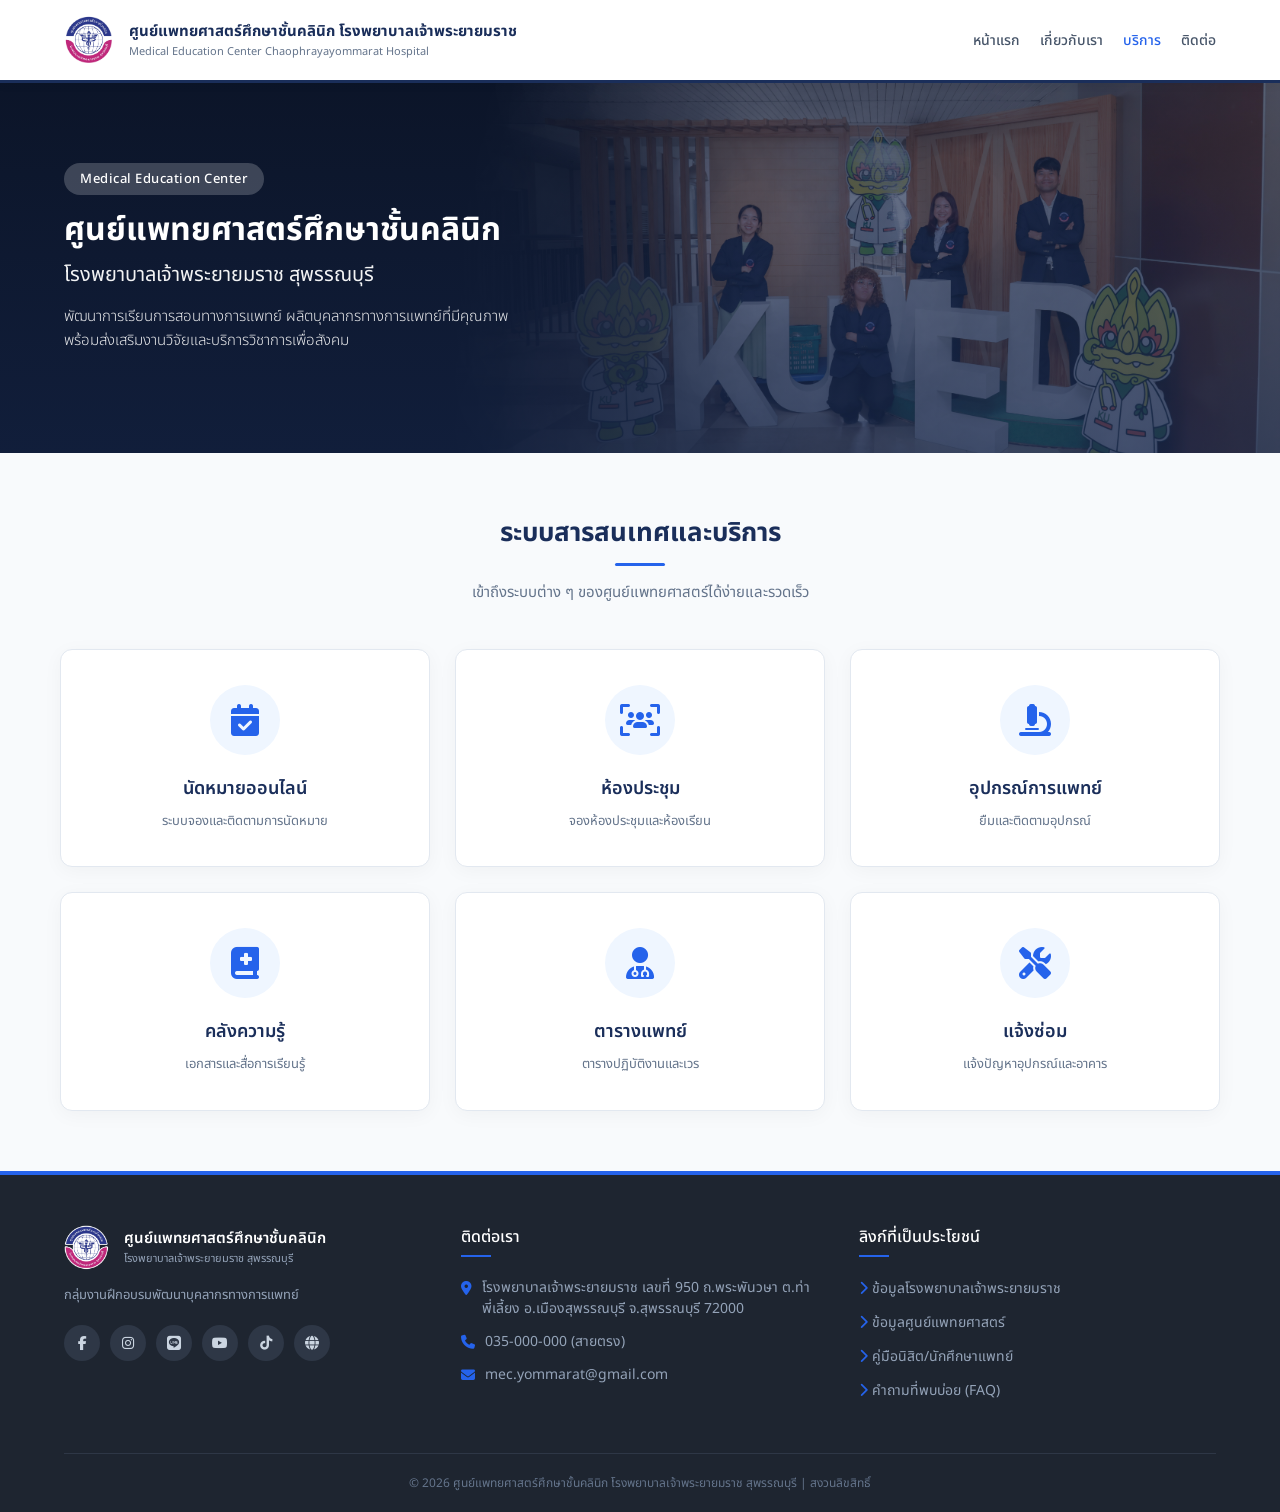
<file: service.html>
<!DOCTYPE html>
<html lang="th">
<head>
    <meta charset="UTF-8">
    <meta name="viewport" content="width=device-width, initial-scale=1.0">
    <title>ศูนย์แพทยศาสตร์ศึกษา - โรงพยาบาลเจ้าพระยายมราช</title>
    
    <!-- ใช้ฟอนต์ Noto Sans Thai และ Font Awesome ตามที่คุณกำหนดไว้ -->
    <link rel="preconnect" href="https://fonts.googleapis.com">
    <link href="https://fonts.googleapis.com/css2?family=Noto+Sans+Thai:wght@300;400;500;600;700&display=swap" rel="stylesheet">
    <link rel="stylesheet" href="https://cdnjs.cloudflare.com/ajax/libs/font-awesome/6.4.0/css/all.min.css">
    
    <style>
        /* --- Reset & Base Styles --- */
        * {
            box-sizing: border-box;
            margin: 0;
            padding: 0;
        }

        body {
            font-family: 'Noto Sans Thai', sans-serif;
            background-color: #f8fafc;
            color: #1e293b;
            display: flex;
            flex-direction: column;
            min-height: 100vh;
        }

        /* --- Navbar Styles --- */
        .navbar {
            background-color: #ffffff;
            box-shadow: 0 2px 10px rgba(0,0,0,0.05);
            padding: 15px 5%;
            display: flex;
            justify-content: space-between;
            align-items: center;
            border-bottom: 3px solid #1a2e5a;
            position: sticky;
            top: 0;
            z-index: 1000;
        }
        .logo-box {
            display: flex;
            align-items: center;
            gap: 15px;
        }
        .logo-box img {
            height: 50px;
            width: auto;
        }
        .logo-box h3 {
            font-size: 15px;
            color: #1a2e5a;
            font-weight: 700;
            margin: 0;
        }
        .logo-box p {
            font-size: 11px;
            color: #64748b;
            margin: 0;
        }
        .navbar ul {
            display: flex;
            list-style: none;
            gap: 20px;
        }
        .navbar a {
            color: #475569;
            text-decoration: none;
            font-size: 14px;
            font-weight: 500;
            transition: color 0.2s;
        }
        .navbar a:hover, .navbar a.active {
            color: #2563eb;
        }

       /* --- Hero Section Styles (ปรับสเปกขนาดและระยะห่างให้เท่ากันทุกหน้า) --- */
.hero {
    background: linear-gradient(rgba(26, 46, 90, 0.45), rgba(26, 46, 90, 0.65)), url('bghero.JPG') no-repeat center center/cover;
    padding: 80px 5%; /* ปรับความสูง Padding จาก 100px เหลือ 80px ให้เท่ากับหน้าอื่น */
    color: #ffffff;
    position: relative;
    text-align: left;
    display: flex;
    justify-content: flex-start;
    align-items: center;
}

.hero-content {
    max-width: 800px;
    width: 100%;
}

.hero-tag {
    background: rgba(255, 255, 255, 0.2);
    padding: 6px 16px;
    border-radius: 20px;
    font-size: 13px;
    font-weight: 500;
    letter-spacing: 0.5px;
    display: inline-block;
    margin-bottom: 15px; /* ลดระยะห่างลง */
}

.hero h1 {
    font-size: 32px; /* ปรับจาก 38px เป็น 32px เท่าหน้าอื่น */
    font-weight: 700;
    margin-bottom: 8px;
    line-height: 1.3;
}

.hero h2 {
    font-size: 20px; /* ปรับจาก 24px เป็น 20px เท่าหน้าอื่น */
    font-weight: 400;
    margin-bottom: 15px;
    opacity: 0.95;
}

.hero p {
    font-size: 15px;
    font-weight: 300;
    line-height: 1.6;
    opacity: 0.9;
    margin-bottom: 20px; /* ปรับลดระยะห่างจาก 35px เหลือ 20px */
        }
        .btn-primary {
            background-color: #2563eb;
            color: white;
            text-decoration: none;
            padding: 12px 30px;
            border-radius: 6px;
            font-size: 15px;
            font-weight: 500;
            display: inline-block;
            transition: background 0.2s, transform 0.2s;
            box-shadow: 0 4px 6px rgba(37, 99, 235, 0.2);
        }
        .btn-primary:hover {
            background-color: #1d4ed8;
            transform: translateY(-2px);
        }

        /* --- Services Section Styles --- */
        .services {
            flex: 1;
            max-width: 1200px;
            width: 100%;
            margin: 0 auto;
            padding: 60px 20px;
        }
        .title-container {
            text-align: center;
            margin-bottom: 45px;
        }
        .title h2 {
            font-size: 26px;
            color: #1a2e5a;
            margin-bottom: 10px;
            font-weight: 700;
        }
        .title-line {
            width: 50px;
            height: 3px;
            background-color: #2563eb;
            margin: 0 auto 15px auto;
            border-radius: 2px;
        }
        .title p {
            color: #64748b;
            font-size: 15px;
        }

        .services-container {
            width: 100%;
        }
        .service-grid {
            display: grid;
            grid-template-columns: repeat(auto-fit, minmax(280px, 1fr));
            gap: 25px;
        }

        /* การ์ดบริการสไตล์พรีเมียม */
        .card {
            background: #ffffff;
            padding: 35px 25px;
            border-radius: 12px;
            box-shadow: 0 4px 20px rgba(0,0,0,0.04);
            border: 1px solid #e2e8f0;
            text-align: center;
            transition: all 0.3s ease;
            cursor: pointer;
        }
        .card:hover {
            transform: translateY(-5px);
            box-shadow: 0 10px 25px rgba(26, 46, 90, 0.08);
            border-color: #cbd5e1;
        }
        .card-icon {
            font-size: 32px;
            color: #2563eb;
            background: #eff6ff;
            width: 70px;
            height: 70px;
            border-radius: 50%;
            display: flex;
            align-items: center;
            justify-content: center;
            margin: 0 auto 20px auto;
            transition: all 0.3s;
        }
        .card:hover .card-icon {
            background: #1a2e5a;
            color: #ffffff;
        }
        .card h3 {
            font-size: 18px;
            color: #1a2e5a;
            margin-bottom: 10px;
            font-weight: 600;
        }
        .card p {
            color: #64748b;
            font-size: 13px;
            line-height: 1.5;
        }

        /* --- Footer Styles --- */
        .footer {
            background-color: #1e2530;
            color: #94a3b8;
            padding: 50px 5% 20px 5%;
            font-size: 14px;
            border-top: 4px solid #2563eb;
            margin-top: auto;
        }
        .footer-container {
            display: flex;
            justify-content: space-between;
            flex-wrap: wrap;
            gap: 40px;
            max-width: 1200px;
            margin: 0 auto 40px auto;
        }
        .footer-col {
            flex: 1;
            min-width: 280px;
        }
        .footer-logo {
            display: flex;
            align-items: center;
            gap: 15px;
            margin-bottom: 15px;
        }
        .footer-logo img {
            height: 45px;
        }
        .footer-logo h4 {
            color: #ffffff;
            font-size: 15px;
            margin: 0;
            font-weight: 600;
        }
        .footer-logo p {
            font-size: 11px;
            margin: 0;
        }
        .footer-desc {
            font-size: 13px;
            margin-bottom: 20px;
            line-height: 1.6;
        }
        .footer-social {
            display: flex;
            gap: 10px;
        }
        .footer-social a {
            background: #2e3746;
            color: #cbd5e1;
            width: 36px;
            height: 36px;
            border-radius: 50%;
            display: flex;
            align-items: center;
            justify-content: center;
            text-decoration: none;
            transition: background 0.2s, color 0.2s;
        }
        .footer-social a:hover {
            background: #2563eb;
            color: #fff;
        }
        .footer-col h3 {
            color: #ffffff;
            font-size: 16px;
            margin-bottom: 20px;
            font-weight: 500;
            position: relative;
            padding-bottom: 8px;
        }
        .footer-col h3::after {
            content: '';
            position: absolute;
            left: 0;
            bottom: 0;
            width: 30px;
            height: 2px;
            background-color: #2563eb;
        }
        .footer-col ul {
            list-style: none;
        }
        .footer-col ul li {
            margin-bottom: 12px;
            display: flex;
            align-items: flex-start;
            gap: 10px;
            line-height: 1.5;
        }
        .footer-col ul li i {
            color: #2563eb;
            margin-top: 4px;
        }
        .footer-links a {
            color: #94a3b8;
            text-decoration: none;
            transition: color 0.2s;
        }
        .footer-links a:hover {
            color: #ffffff;
        }
        .footer-bottom {
            text-align: center;
            padding-top: 20px;
            border-top: 1px solid #2e3746;
            font-size: 12px;
            color: #64748b;
        }
/* 📱 เพิ่มและปรับปรุงระบบ Responsive สำหรับสมาร์ตโฟนเต็มรูปแบบ */
@media (max-width: 768px) {
    /* 1. ปรับ Navbar และโลโก้ให้พอดีจอมือถือ */
    .navbar {
        flex-direction: column;
        gap: 15px;
        padding: 15px 20px;
    }
    .logo-box {
        flex-direction: row;
        text-align: left;
    }
    .logo-box h3 {
        font-size: 13px;
    }
    .logo-box p {
        font-size: 10px;
    }
    .navbar ul {
        gap: 12px;
        flex-wrap: wrap;
        justify-content: center;
        width: 100%;
    }
    .navbar a {
        font-size: 13px;
    }

    /* 2. ปรับ Hero Banner ย่อสเกลตัวอักษรและระยะ Padding */
    .hero {
        padding: 60px 20px;
    }
    .hero h1 {
        font-size: 24px;
    }
    .hero h2 {
        font-size: 16px;
    }
    .hero p {
        font-size: 14px;
    }

    /* 3. จัดระเบียบเนื้อหาประวัติ วิสัยทัศน์ และคณะผู้บริหารเป็นแนวตั้ง */
    .history-grid, .vm-grid {
        grid-template-columns: 1fr;
        gap: 25px;
    }
    .history-img {
        height: 220px;
    }
    .vm-card {
        padding: 25px 20px;
    }
    .exec-grid {
        grid-template-columns: 1fr;
        gap: 20px;
    }

    /* 4. ปรับ Footer ให้เรียงลงมาพอดีมือถือ */
    .footer-container {
        flex-direction: column;
        gap: 30px;
    }
    .footer-col {
        min-width: 100%;
    }
}
    </style>
</head>
<body>

    <!-- Navbar -->
    <nav class="navbar">
        <div class="logo-box">
            <img src="logo_mec.png" alt="MEC Logo">
            <div>
                <h3>ศูนย์แพทยศาสตร์ศึกษาชั้นคลินิก โรงพยาบาลเจ้าพระยายมราช</h3>
                <p>Medical Education Center Chaophrayayommarat Hospital</p>
            </div>
        </div>
        <ul>
            <li><a href="index.html">หน้าแรก</a></li>
            <li><a href="about.html">เกี่ยวกับเรา</a></li>
            <li><a href="#"class="active">บริการ</a></li>
            <li><a href="#">ติดต่อ</a></li>
        </ul>
    </nav>

    <!-- Hero Section (จัดวางชิดซ้าย สไตล์ดั้งเดิมของคุณ) -->
    <section class="hero">
        <div class="hero-content">
            <span class="hero-tag">Medical Education Center</span>
            <h1>ศูนย์แพทยศาสตร์ศึกษาชั้นคลินิก</h1>
            <h2>โรงพยาบาลเจ้าพระยายมราช สุพรรณบุรี</h2>
            <p>
                พัฒนาการเรียนการสอนทางการแพทย์ ผลิตบุคลากรทางการแพทย์ที่มีคุณภาพ<br> 
                พร้อมส่งเสริมงานวิจัยและบริการวิชาการเพื่อสังคม
            </p>
            </div>
        </div>
    </section>

    <!-- Services Section -->
    <section class="services">
        <div class="title-container">
            <div class="title">
                <h2>ระบบสารสนเทศและบริการ</h2>
                <div class="title-line"></div> 
                <p>เข้าถึงระบบต่าง ๆ ของศูนย์แพทยศาสตร์ได้ง่ายและรวดเร็ว</p>
            </div>
        </div>

        <div class="services-container">
            <div class="service-grid">
                
                <!-- การ์ดที่ 1 -->
                <div class="card">
                    <div class="card-icon">
                        <i class="fa-solid fa-calendar-check"></i>
                    </div>
                    <h3>นัดหมายออนไลน์</h3>
                    <p>ระบบจองและติดตามการนัดหมาย</p>
                </div>

                <!-- การ์ดที่ 2 -->
                <div class="card">
                    <div class="card-icon">
                        <i class="fa-solid fa-users-viewfinder"></i>
                    </div>
                    <h3>ห้องประชุม</h3>
                    <p>จองห้องประชุมและห้องเรียน</p>
                </div>

                <!-- การ์ดที่ 3 -->
                <div class="card">
                    <div class="card-icon">
                        <i class="fa-solid fa-microscope"></i>
                    </div>
                    <h3>อุปกรณ์การแพทย์</h3>
                    <p>ยืมและติดตามอุปกรณ์</p>
                </div>

               <!-- การ์ดที่ 4 -->
<a href="elearning.html" class="card" style="text-decoration: none; display: block; color: inherit;">
    <div class="card-icon">
        <i class="fa-solid fa-book-medical"></i>
    </div>
    <h3>คลังความรู้</h3>
    <p>เอกสารและสื่อการเรียนรู้</p>
</a>

                <!-- การ์ดที่ 5 -->
                <div class="card">
                    <div class="card-icon">
                        <i class="fa-solid fa-user-doctor"></i>
                    </div>
                    <h3>ตารางแพทย์</h3>
                    <p>ตารางปฏิบัติงานและเวร</p>
                </div>

                <!-- การ์ดที่ 6 -->
                <div class="card">
                    <div class="card-icon">
                        <i class="fa-solid fa-screwdriver-wrench"></i>
                    </div>
                    <h3>แจ้งซ่อม</h3>
                    <p>แจ้งปัญหาอุปกรณ์และอาคาร</p>
                </div>

            </div>
        </div>
    </section>

    <!-- Footer -->
    <footer class="footer">
        <div class="footer-container">
            
            <div class="footer-col footer-about">
                <div class="footer-logo">
                    <img src="logo_mec.png" alt="MEC Logo">
                    <div>
                        <h4>ศูนย์แพทยศาสตร์ศึกษาชั้นคลินิก</h4>
                        <p>โรงพยาบาลเจ้าพระยายมราช สุพรรณบุรี</p>
                    </div>
                </div>
                <p class="footer-desc">กลุ่มงานฝึกอบรมพัฒนาบุคลากรทางการแพทย์</p>
                <div class="footer-social">
                    <a href="https://www.facebook.com/MEC.YRH/" title="Facebook"><i class="fa-brands fa-facebook-f"></i></a>
                    <a href="#" title="Instagram"><i class="fa-brands fa-instagram"></i></a>
                    <a href="#" title="Line"><i class="fa-brands fa-line"></i></a>
                    <a href="#" title="YouTube"><i class="fa-brands fa-youtube"></i></a>
                    <a href="#" title="TikTok"><i class="fa-brands fa-tiktok"></i></a>
                    <a href="#" title="Website"><i class="fa-solid fa-globe"></i></a>
                </div>
            </div>

            <div class="footer-col footer-contact">
                <h3>ติดต่อเรา</h3>
                <ul>
                    <li>
                        <i class="fa-solid fa-location-dot"></i>
                        <span>โรงพยาบาลเจ้าพระยายมราช เลขที่ 950 ถ.พระพันวษา ต.ท่าพี่เลี้ยง อ.เมืองสุพรรณบุรี จ.สุพรรณบุรี 72000</span>
                    </li>
                    <li>
                        <i class="fa-solid fa-phone"></i>
                        <span>035-000-000 (สายตรง)</span>
                    </li>
                    <li>
                        <i class="fa-solid fa-envelope"></i>
                        <span>mec.yommarat@gmail.com</span>
                    </li>
                </ul>
            </div>

            <div class="footer-col footer-links">
                <h3>ลิงก์ที่เป็นประโยชน์</h3>
                <ul class="footer-links">
                    <li><a href="#"><i class="fa-solid fa-chevron-right"></i> ข้อมูลโรงพยาบาลเจ้าพระยายมราช</a></li>
                    <li><a href="#"><i class="fa-solid fa-chevron-right"></i> ข้อมูลศูนย์แพทยศาสตร์</a></li>
                    <li><a href="#"><i class="fa-solid fa-chevron-right"></i> คู่มือนิสิต/นักศึกษาแพทย์</a></li>
                    <li><a href="#"><i class="fa-solid fa-chevron-right"></i> คำถามที่พบบ่อย (FAQ)</a></li>
                </ul>
            </div>

        </div>

        <div class="footer-bottom">
            <p>© 2026 ศูนย์แพทยศาสตร์ศึกษาชั้นคลินิก โรงพยาบาลเจ้าพระยายมราช สุพรรณบุรี | สงวนลิขสิทธิ์</p>
        </div>
    </footer>

</body>
</html>
</file>
